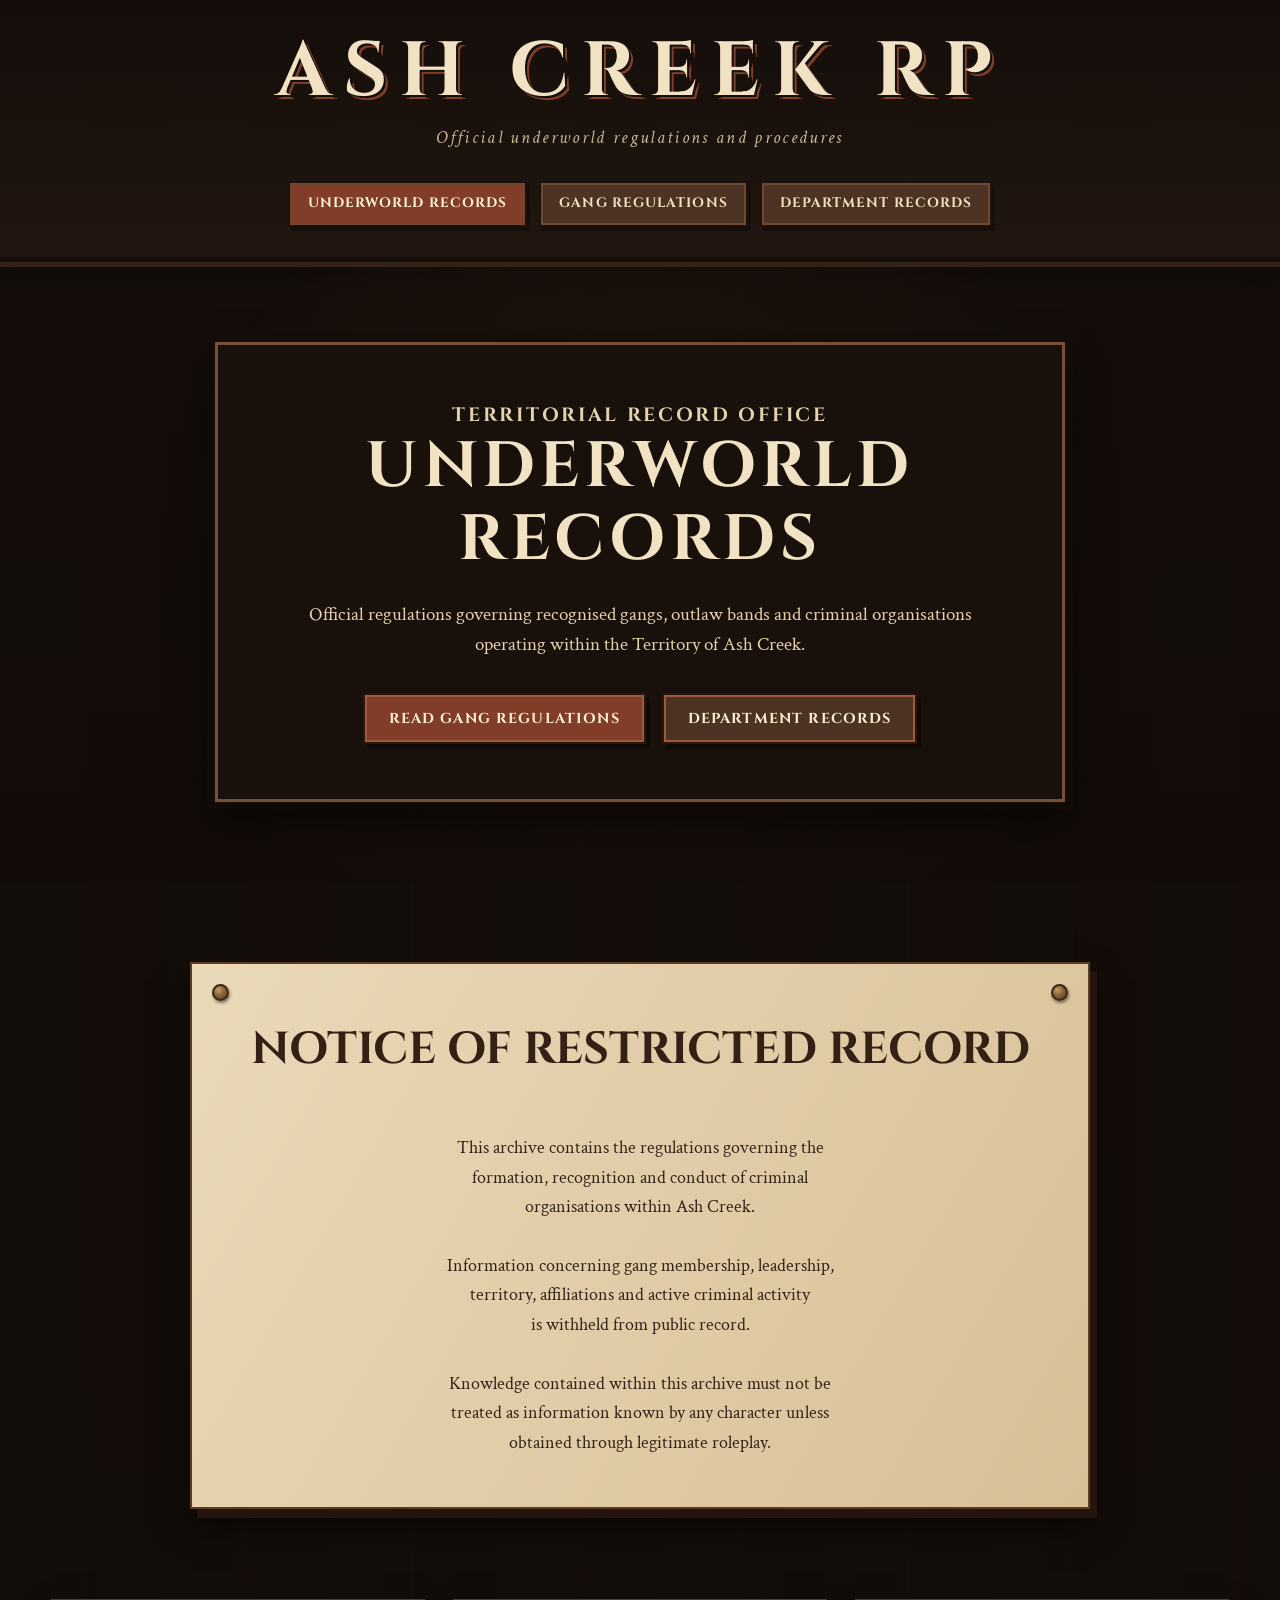
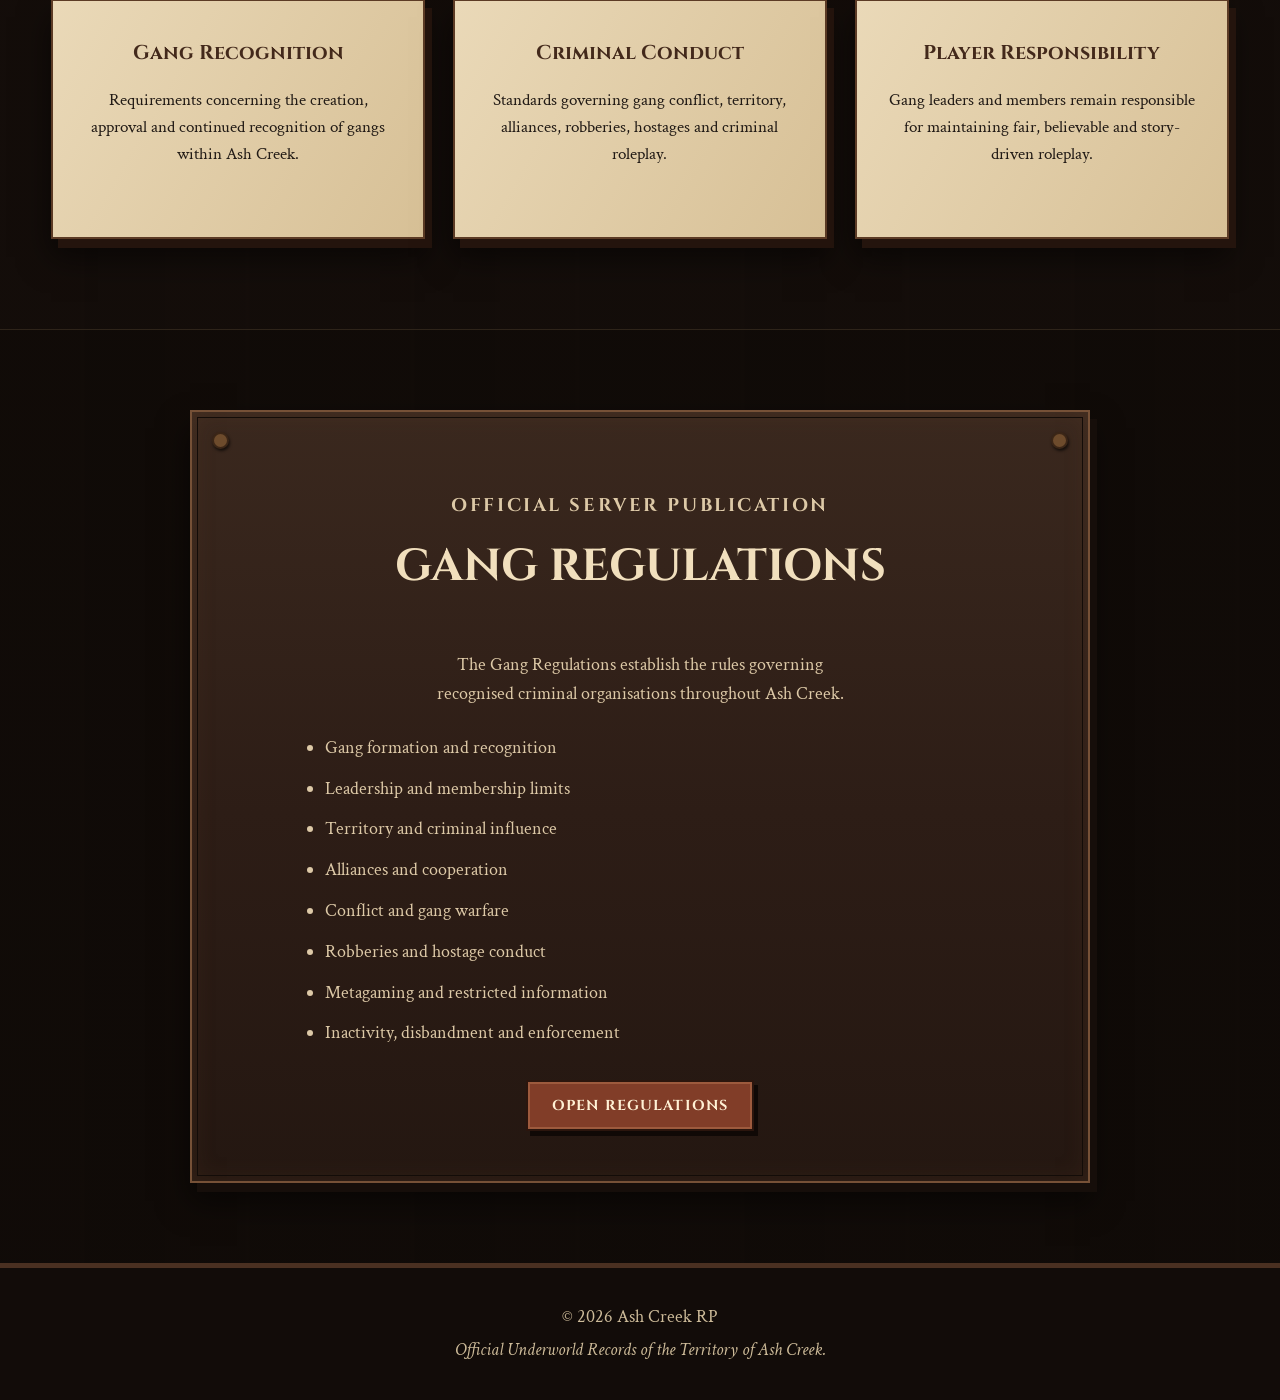
<file: index.html>
<!DOCTYPE html>
<html lang="en">
<head>
    <meta charset="UTF-8">

    <meta
        name="viewport"
        content="width=device-width, initial-scale=1.0"
    >

    <meta
        name="description"
        content="Official gang regulations and underworld records for Ash Creek RP."
    >

    <title>Ash Creek Underworld Records</title>

    <!-- Google Fonts -->
    <link
        href="https://fonts.googleapis.com/css2?family=Cinzel:wght@500;700&family=Crimson+Text:wght@400;600&display=swap"
        rel="stylesheet"
    >

    <!-- Stylesheet -->
    <link rel="stylesheet" href="style.css">
</head>

<body>

<header>

    <div class="logo">
        <h1>ASH CREEK RP</h1>

        <p>
            Official underworld regulations and procedures
        </p>
    </div>

    <nav aria-label="Underworld records navigation">

        <a href="index.html" class="active">
            Underworld Records
        </a>

        <a href="gang-rules.html">
            Gang Regulations
        </a>

        <!-- Replace this URL with your main records website -->
        <a href="https://YOUR-USERNAME.github.io/YOUR-REPOSITORY/">
            Department Records
        </a>

    </nav>

</header>

<main>

    <!-- Main introduction -->

    <section class="hero">

        <div class="hero-overlay">

            <p class="hero-eyebrow">
                Territorial Record Office
            </p>

            <h2>
                Underworld Records
            </h2>

            <p>
                Official regulations governing recognised gangs,
                outlaw bands and criminal organisations operating
                within the Territory of Ash Creek.
            </p>

            <div class="buttons">

                <a href="gang-rules.html" class="btn">
                    Read Gang Regulations
                </a>

                <a
                    href="https://YOUR-USERNAME.github.io/YOUR-REPOSITORY/"
                    class="btn secondary"
                >
                    Department Records
                </a>

            </div>

        </div>

    </section>

    <!-- Archive explanation -->

    <section class="welcome">

        <div class="paper">

            <h2>Notice of Restricted Record</h2>

            <p>
                This archive contains the regulations governing the
                formation, recognition and conduct of criminal
                organisations within Ash Creek.

                Information concerning gang membership, leadership,
                territory, affiliations and active criminal activity
                is withheld from public record.

                Knowledge contained within this archive must not be
                treated as information known by any character unless
                obtained through legitimate roleplay.
            </p>

        </div>

    </section>

    <!-- Main information cards -->

    <section class="features">

        <article class="card">

            <h3>Gang Recognition</h3>

            <p>
                Requirements concerning the creation, approval and
                continued recognition of gangs within Ash Creek.
            </p>

        </article>

        <article class="card">

            <h3>Criminal Conduct</h3>

            <p>
                Standards governing gang conflict, territory,
                alliances, robberies, hostages and criminal roleplay.
            </p>

        </article>

        <article class="card">

            <h3>Player Responsibility</h3>

            <p>
                Gang leaders and members remain responsible for
                maintaining fair, believable and story-driven roleplay.
            </p>

        </article>

    </section>

    <!-- Regulation publication -->

    <section class="notice">

        <div class="paper">

            <p class="notice-eyebrow">
                Official Server Publication
            </p>

            <h2>Gang Regulations</h2>

            <p>
                The Gang Regulations establish the rules governing
                recognised criminal organisations throughout Ash Creek.
            </p>

            <ul>
                <li>Gang formation and recognition</li>
                <li>Leadership and membership limits</li>
                <li>Territory and criminal influence</li>
                <li>Alliances and cooperation</li>
                <li>Conflict and gang warfare</li>
                <li>Robberies and hostage conduct</li>
                <li>Metagaming and restricted information</li>
                <li>Inactivity, disbandment and enforcement</li>
            </ul>

            <div class="buttons">

                <a href="gang-rules.html" class="btn">
                    Open Regulations
                </a>

            </div>

        </div>

    </section>

</main>

<footer>

    <p>
        &copy; 2026 Ash Creek RP
    </p>

    <p>
        Official Underworld Records of the Territory of Ash Creek.
    </p>

</footer>

</body>
</html>
</file>
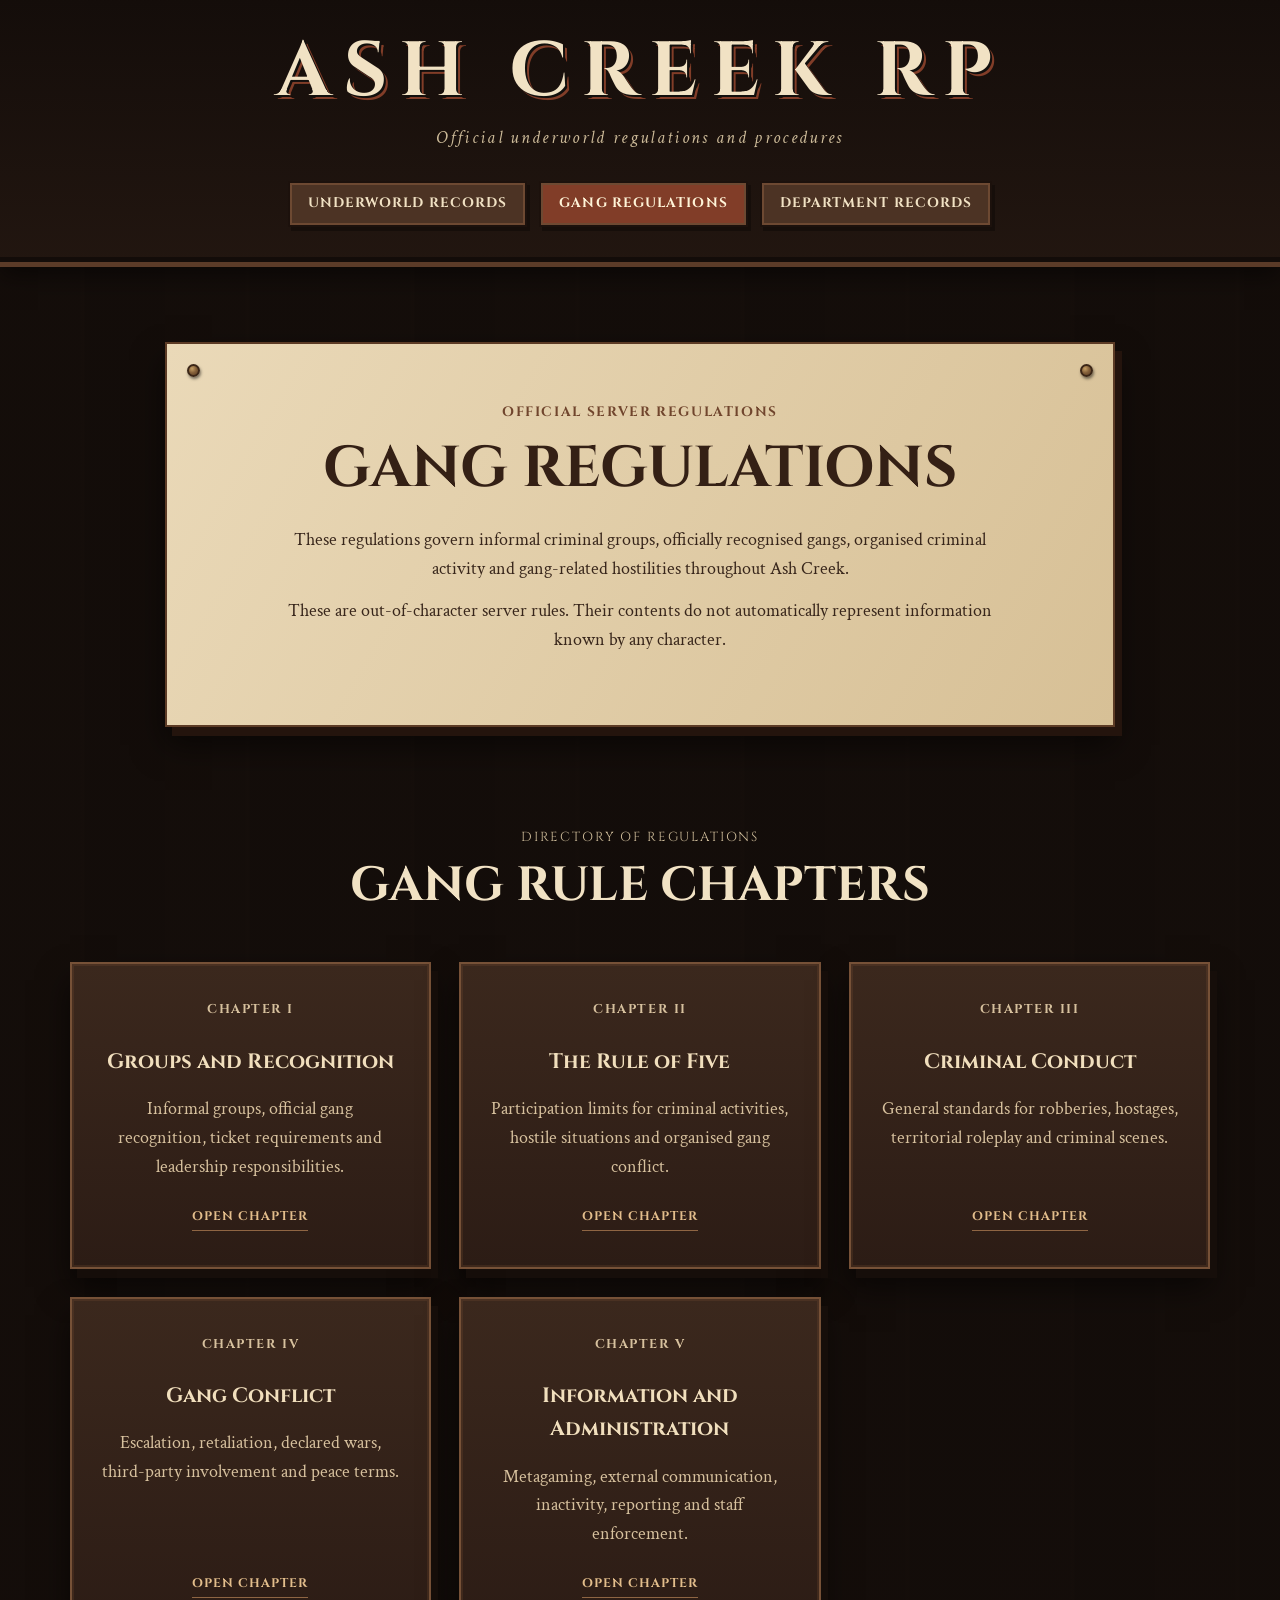
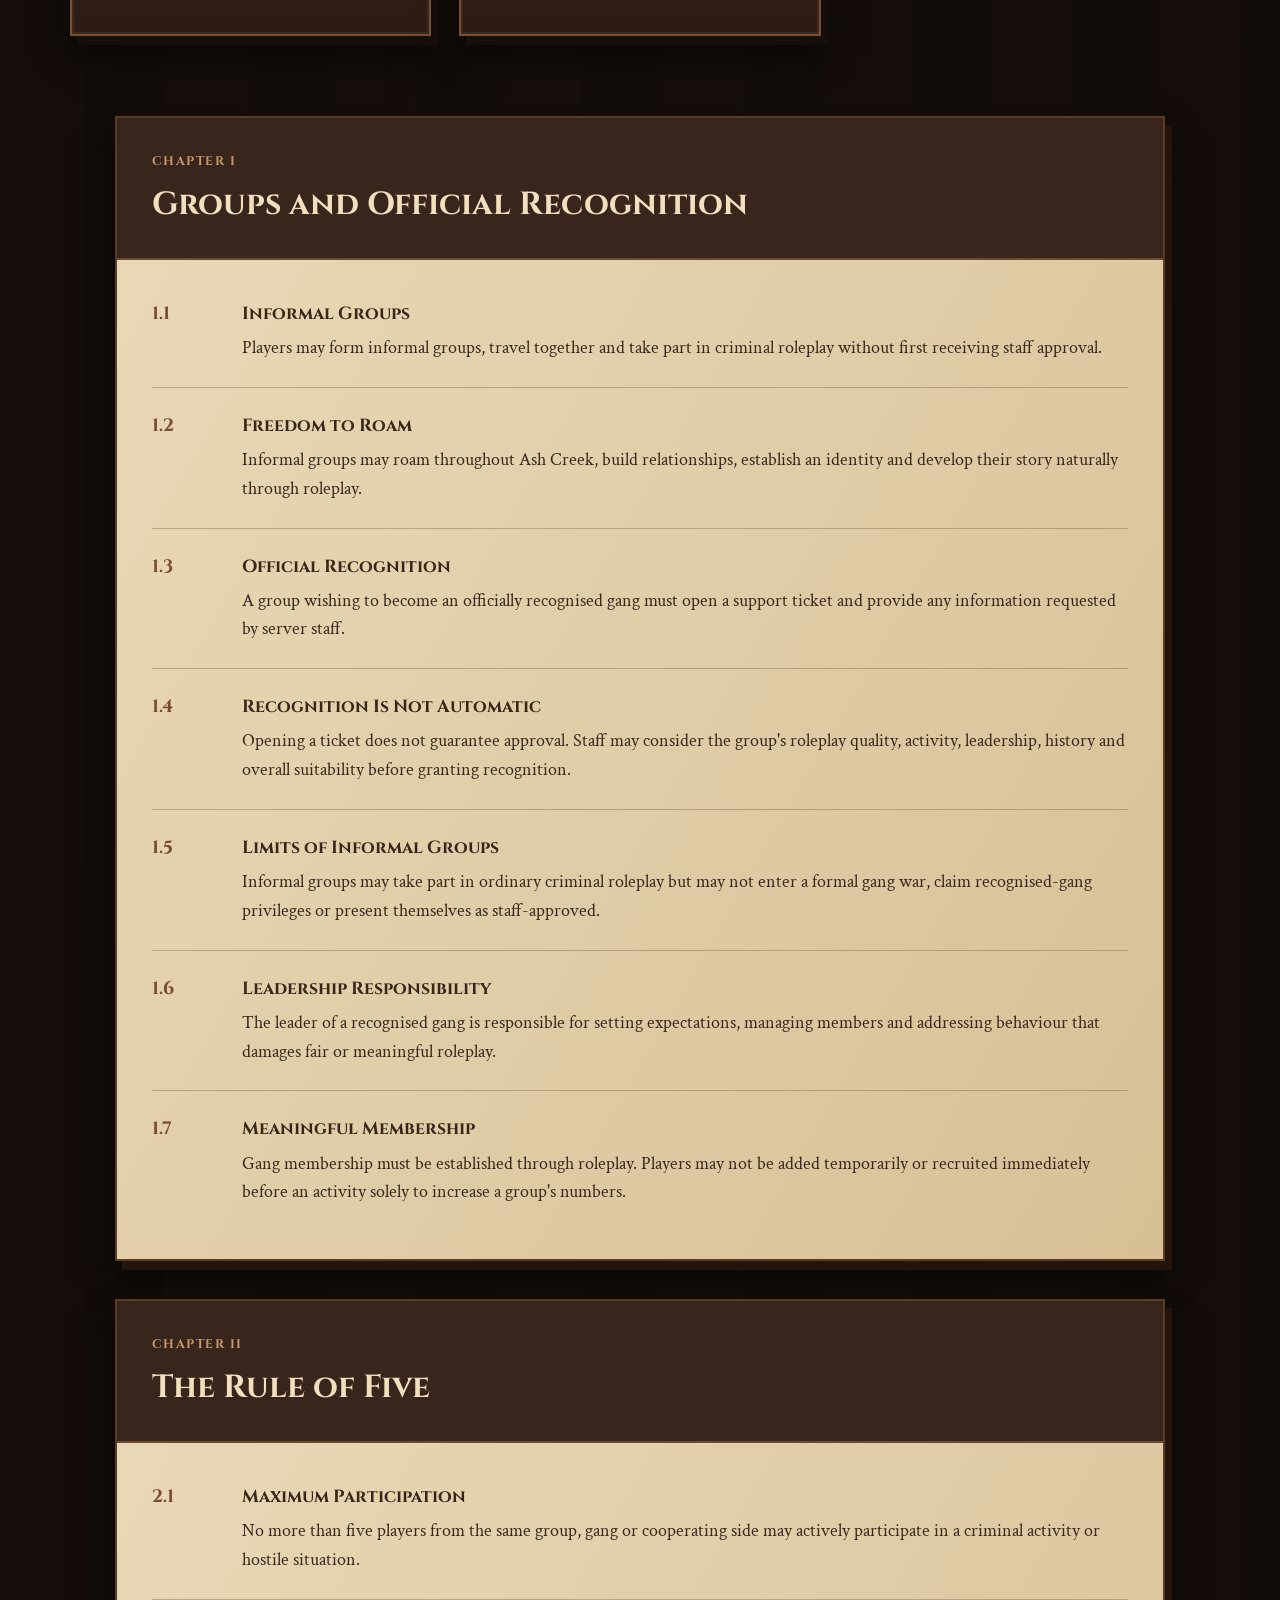
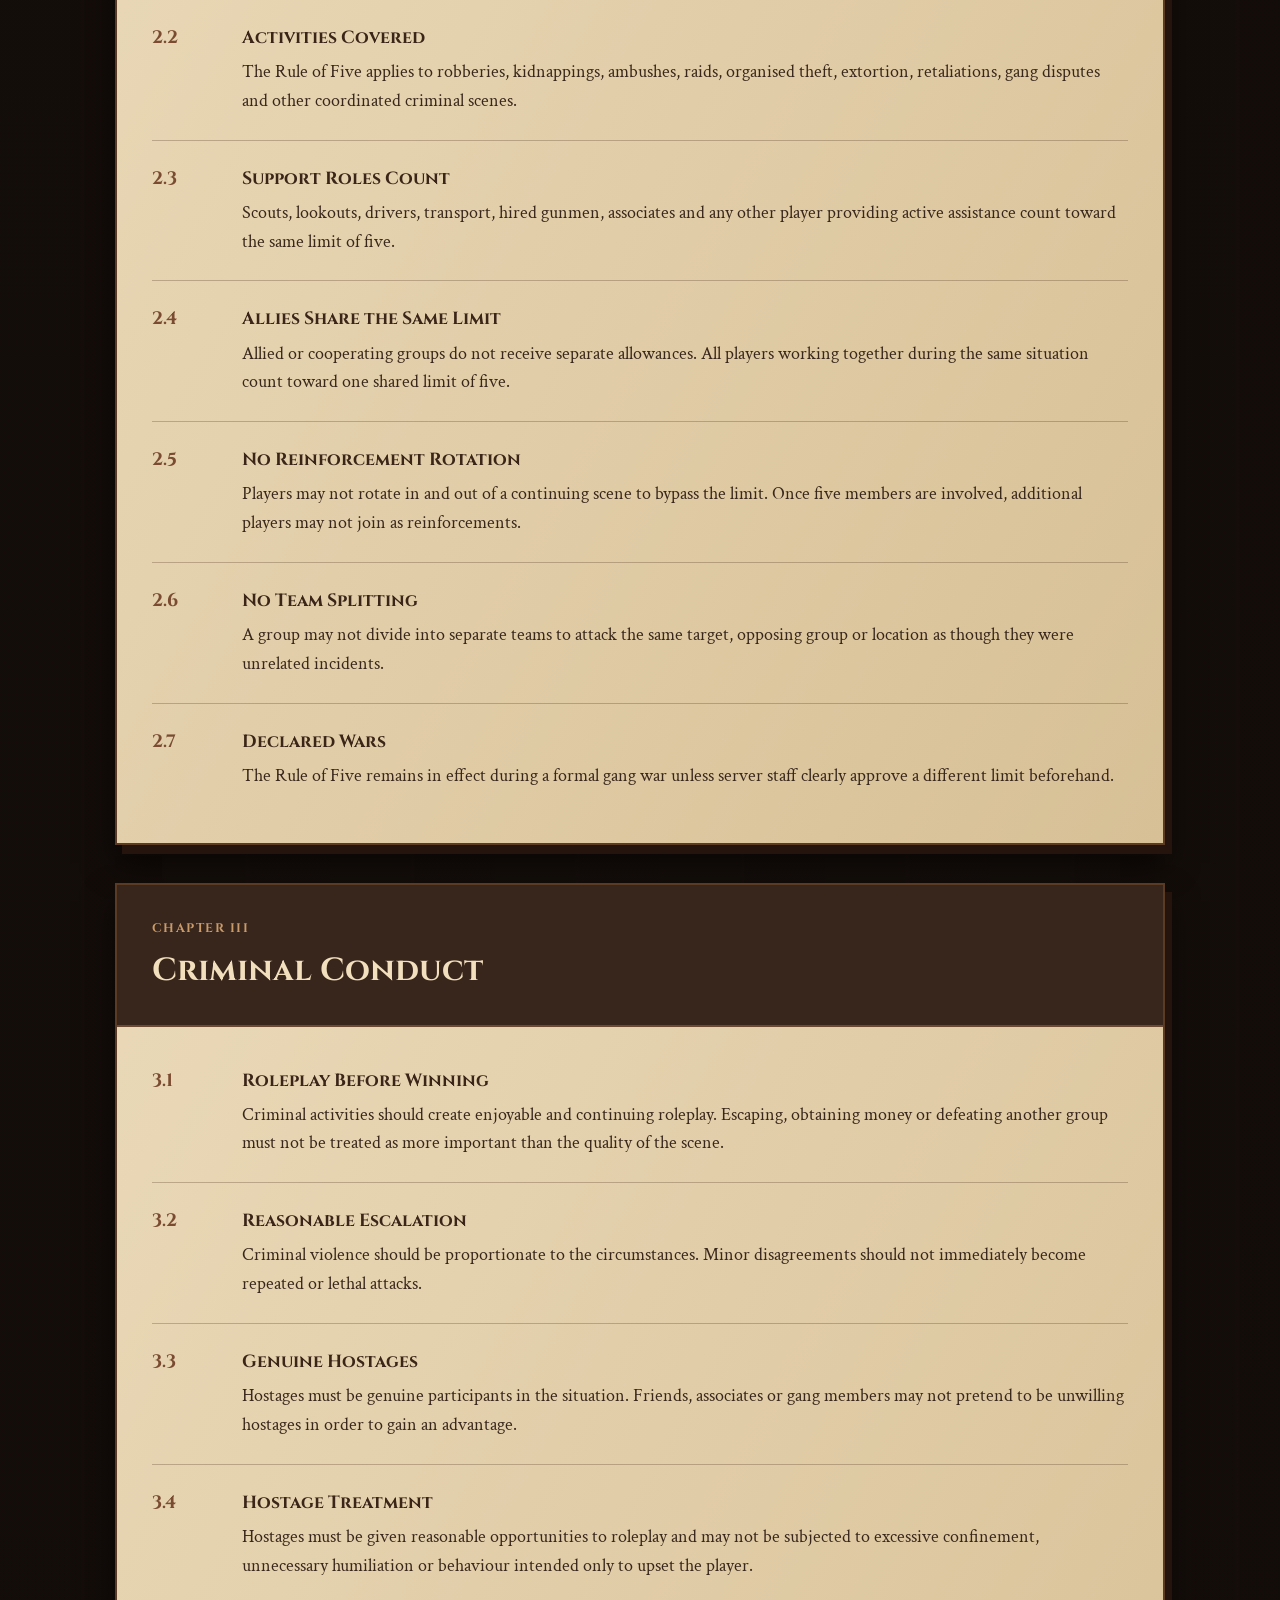
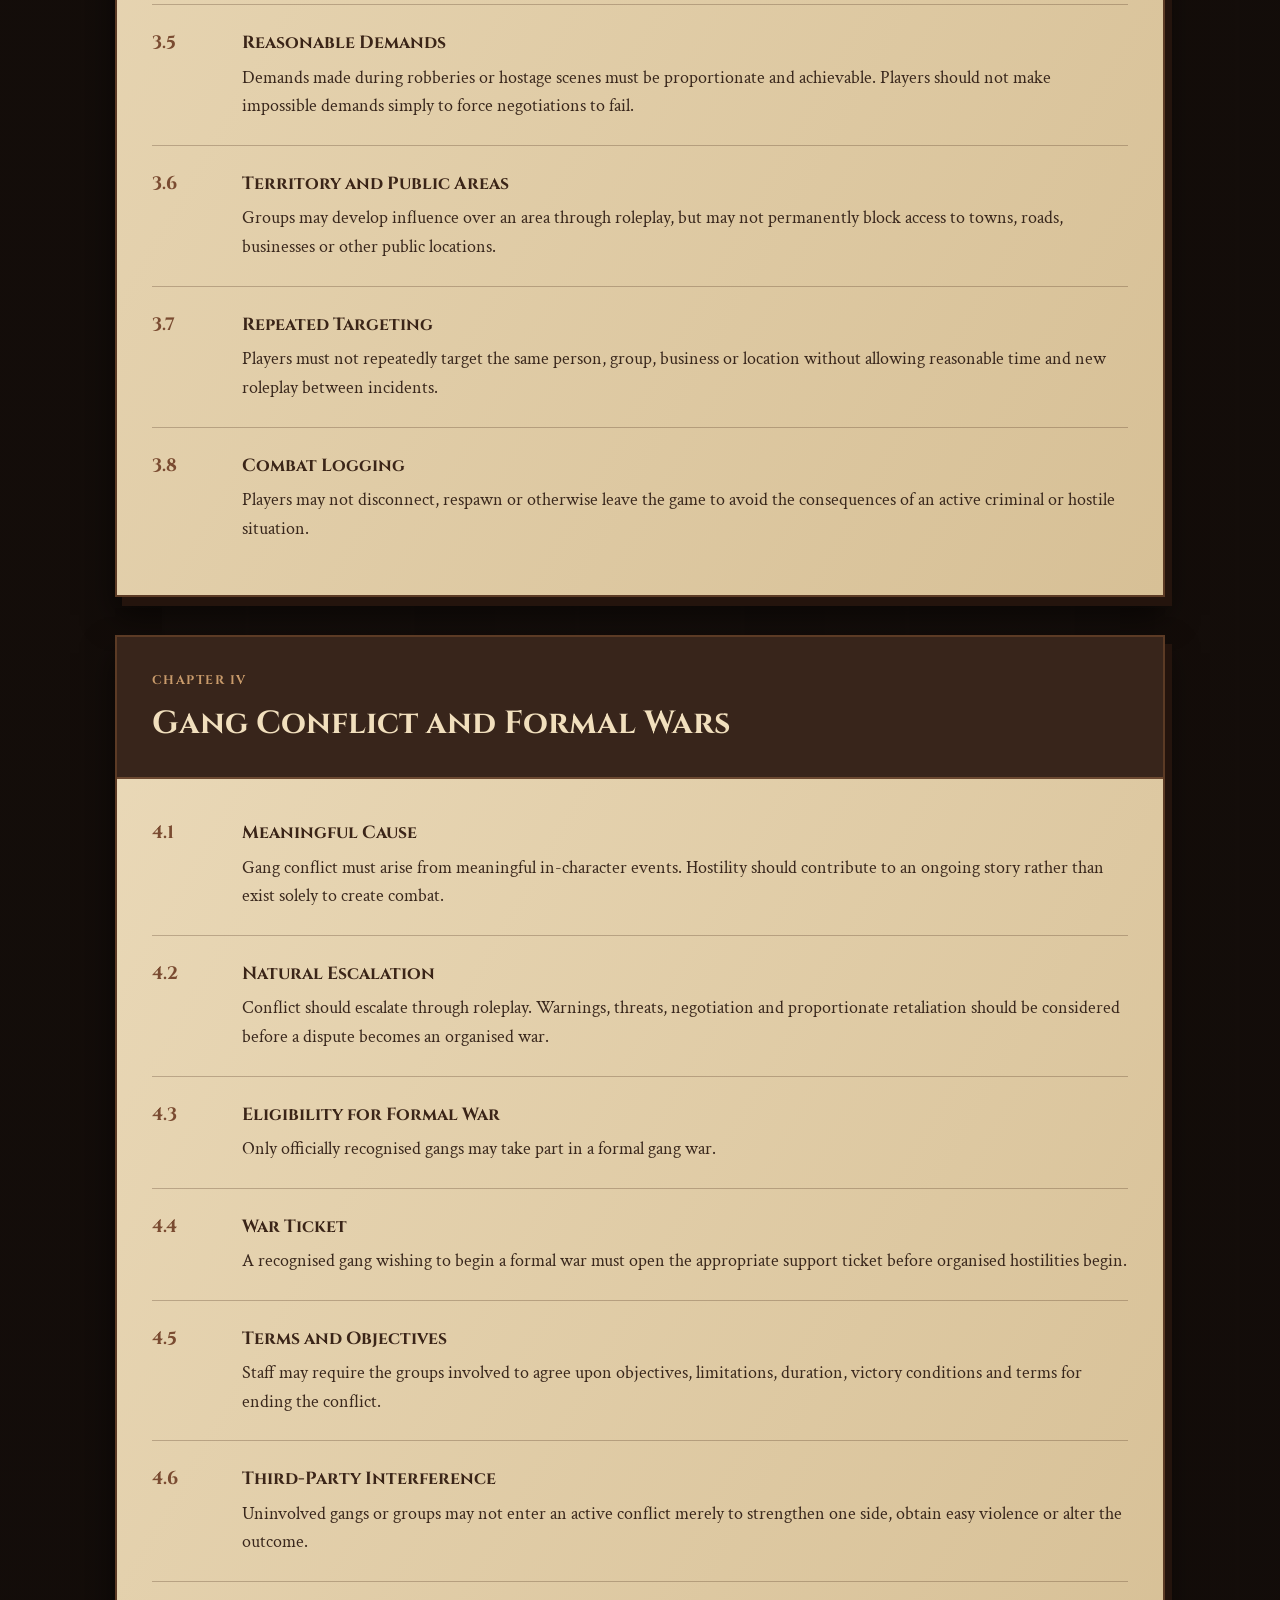
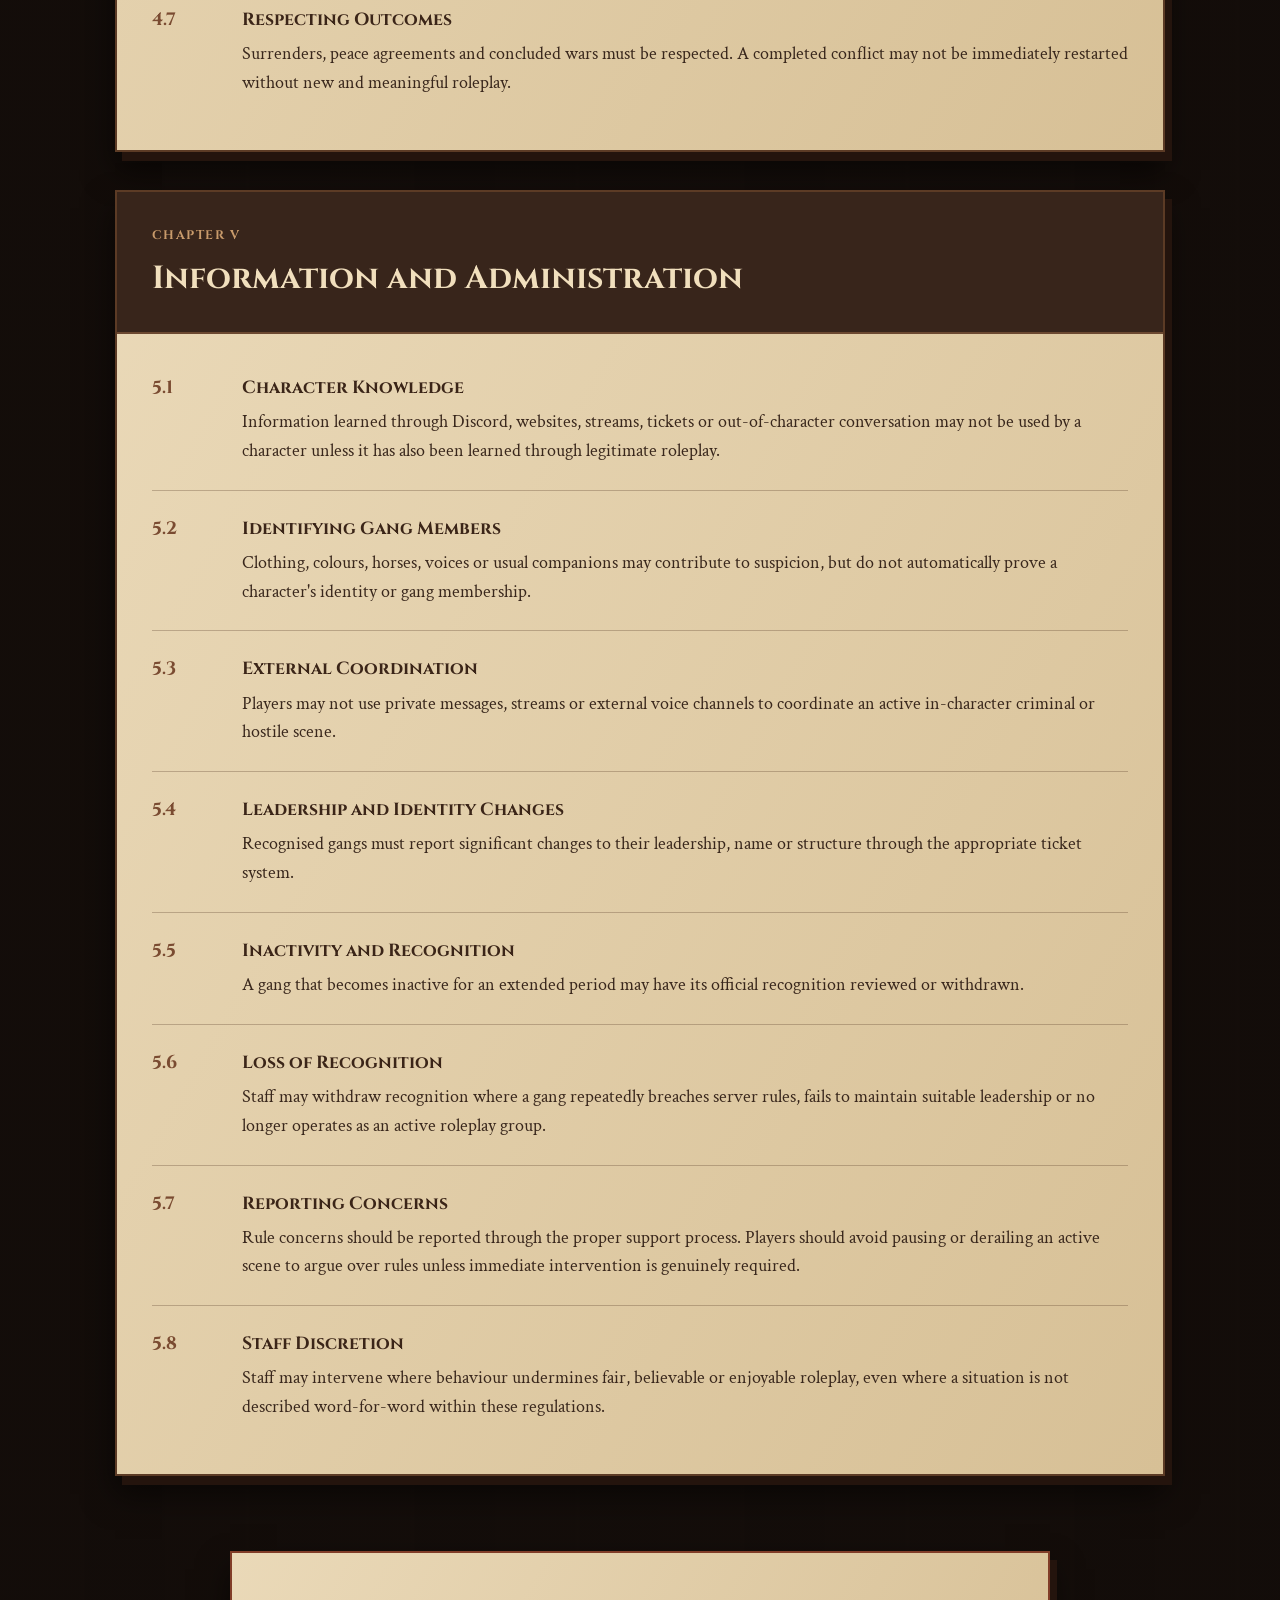
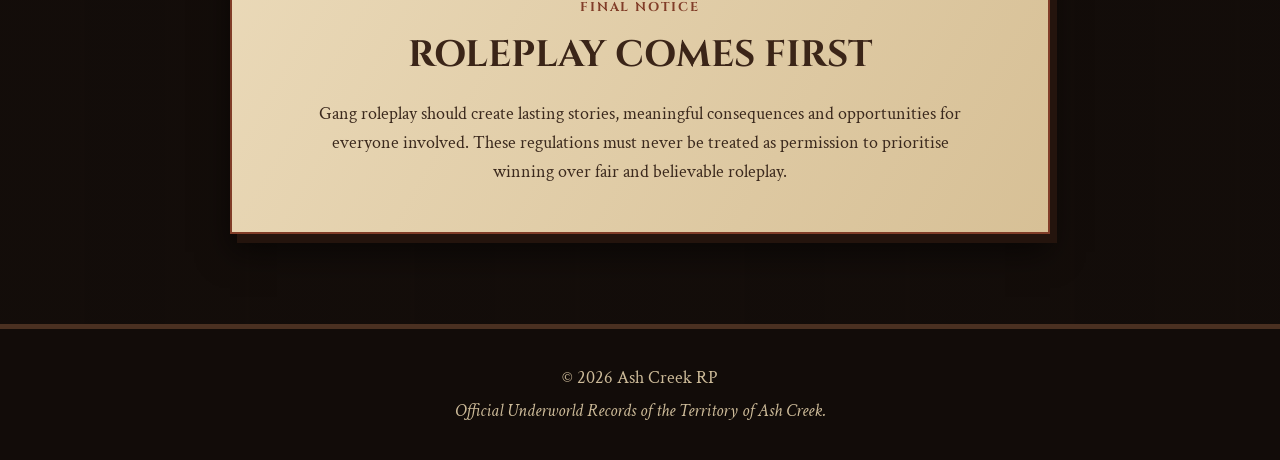
<file: gang-rules.html>
<!DOCTYPE html>
<html lang="en">
<head>
    <meta charset="UTF-8">

    <meta
        name="viewport"
        content="width=device-width, initial-scale=1.0"
    >

    <meta
        name="description"
        content="Official gang regulations for Ash Creek RP."
    >

    <title>Ash Creek RP | Gang Regulations</title>

    <!-- Google Fonts -->
    <link
        href="https://fonts.googleapis.com/css2?family=Cinzel:wght@500;700&family=Crimson+Text:wght@400;600&display=swap"
        rel="stylesheet"
    >

    <!-- Stylesheet -->
    <link rel="stylesheet" href="style.css">
</head>

<body>

<header>

    <div class="logo">

        <h1>ASH CREEK RP</h1>

        <p>
            Official underworld regulations and procedures
        </p>

    </div>

    <nav aria-label="Underworld records navigation">

        <a href="index.html">
            Underworld Records
        </a>

        <a href="gang-rules.html" class="active">
            Gang Regulations
        </a>

        <!-- Replace this link with your main records website -->
        <a href="https://YOUR-USERNAME.github.io/YOUR-REPOSITORY/">
            Department Records
        </a>

    </nav>

</header>

<main class="rules-page">

    <!-- Page introduction -->

    <section class="rules-intro">

        <div class="rules-title-paper">

            <span class="paper-pin paper-pin-left"></span>
            <span class="paper-pin paper-pin-right"></span>

            <p class="rules-eyebrow">
                Official Server Regulations
            </p>

            <h2>Gang Regulations</h2>

            <p>
                These regulations govern informal criminal groups,
                officially recognised gangs, organised criminal activity
                and gang-related hostilities throughout Ash Creek.
            </p>

            <p>
                These are out-of-character server rules. Their contents
                do not automatically represent information known by
                any character.
            </p>

        </div>

    </section>

    <!-- Chapter directory -->

    <section class="rules-directory">

        <div class="section-heading">

            <p>Directory of Regulations</p>

            <h2>Gang Rule Chapters</h2>

        </div>

        <div class="rules-grid">

            <article class="rule-board">

                <p class="rule-number">Chapter I</p>

                <h3>Groups and Recognition</h3>

                <p>
                    Informal groups, official gang recognition,
                    ticket requirements and leadership responsibilities.
                </p>

                <a href="#recognition" class="rule-link">
                    Open Chapter
                </a>

            </article>

            <article class="rule-board">

                <p class="rule-number">Chapter II</p>

                <h3>The Rule of Five</h3>

                <p>
                    Participation limits for criminal activities,
                    hostile situations and organised gang conflict.
                </p>

                <a href="#rule-of-five" class="rule-link">
                    Open Chapter
                </a>

            </article>

            <article class="rule-board">

                <p class="rule-number">Chapter III</p>

                <h3>Criminal Conduct</h3>

                <p>
                    General standards for robberies, hostages,
                    territorial roleplay and criminal scenes.
                </p>

                <a href="#criminal-conduct" class="rule-link">
                    Open Chapter
                </a>

            </article>

            <article class="rule-board">

                <p class="rule-number">Chapter IV</p>

                <h3>Gang Conflict</h3>

                <p>
                    Escalation, retaliation, declared wars,
                    third-party involvement and peace terms.
                </p>

                <a href="#gang-conflict" class="rule-link">
                    Open Chapter
                </a>

            </article>

            <article class="rule-board">

                <p class="rule-number">Chapter V</p>

                <h3>Information and Administration</h3>

                <p>
                    Metagaming, external communication, inactivity,
                    reporting and staff enforcement.
                </p>

                <a href="#administration" class="rule-link">
                    Open Chapter
                </a>

            </article>

        </div>

    </section>

    <!-- Full regulations -->

    <section class="rules-content">

        <!-- Chapter I -->

        <article class="rule-chapter" id="recognition">

            <div class="rule-chapter-heading">

                <span>Chapter I</span>

                <h2>Groups and Official Recognition</h2>

            </div>

            <div class="rule-list">

                <div class="rule-entry">

                    <div class="rule-entry-number">1.1</div>

                    <div>

                        <h3>Informal Groups</h3>

                        <p>
                            Players may form informal groups, travel together
                            and take part in criminal roleplay without first
                            receiving staff approval.
                        </p>

                    </div>

                </div>

                <div class="rule-entry">

                    <div class="rule-entry-number">1.2</div>

                    <div>

                        <h3>Freedom to Roam</h3>

                        <p>
                            Informal groups may roam throughout Ash Creek,
                            build relationships, establish an identity and
                            develop their story naturally through roleplay.
                        </p>

                    </div>

                </div>

                <div class="rule-entry">

                    <div class="rule-entry-number">1.3</div>

                    <div>

                        <h3>Official Recognition</h3>

                        <p>
                            A group wishing to become an officially recognised
                            gang must open a support ticket and provide any
                            information requested by server staff.
                        </p>

                    </div>

                </div>

                <div class="rule-entry">

                    <div class="rule-entry-number">1.4</div>

                    <div>

                        <h3>Recognition Is Not Automatic</h3>

                        <p>
                            Opening a ticket does not guarantee approval.
                            Staff may consider the group's roleplay quality,
                            activity, leadership, history and overall
                            suitability before granting recognition.
                        </p>

                    </div>

                </div>

                <div class="rule-entry">

                    <div class="rule-entry-number">1.5</div>

                    <div>

                        <h3>Limits of Informal Groups</h3>

                        <p>
                            Informal groups may take part in ordinary criminal
                            roleplay but may not enter a formal gang war,
                            claim recognised-gang privileges or present
                            themselves as staff-approved.
                        </p>

                    </div>

                </div>

                <div class="rule-entry">

                    <div class="rule-entry-number">1.6</div>

                    <div>

                        <h3>Leadership Responsibility</h3>

                        <p>
                            The leader of a recognised gang is responsible
                            for setting expectations, managing members and
                            addressing behaviour that damages fair or
                            meaningful roleplay.
                        </p>

                    </div>

                </div>

                <div class="rule-entry">

                    <div class="rule-entry-number">1.7</div>

                    <div>

                        <h3>Meaningful Membership</h3>

                        <p>
                            Gang membership must be established through
                            roleplay. Players may not be added temporarily
                            or recruited immediately before an activity
                            solely to increase a group's numbers.
                        </p>

                    </div>

                </div>

            </div>

        </article>

        <!-- Chapter II -->

        <article class="rule-chapter" id="rule-of-five">

            <div class="rule-chapter-heading">

                <span>Chapter II</span>

                <h2>The Rule of Five</h2>

            </div>

            <div class="rule-list">

                <div class="rule-entry">

                    <div class="rule-entry-number">2.1</div>

                    <div>

                        <h3>Maximum Participation</h3>

                        <p>
                            No more than five players from the same group,
                            gang or cooperating side may actively participate
                            in a criminal activity or hostile situation.
                        </p>

                    </div>

                </div>

                <div class="rule-entry">

                    <div class="rule-entry-number">2.2</div>

                    <div>

                        <h3>Activities Covered</h3>

                        <p>
                            The Rule of Five applies to robberies,
                            kidnappings, ambushes, raids, organised theft,
                            extortion, retaliations, gang disputes and
                            other coordinated criminal scenes.
                        </p>

                    </div>

                </div>

                <div class="rule-entry">

                    <div class="rule-entry-number">2.3</div>

                    <div>

                        <h3>Support Roles Count</h3>

                        <p>
                            Scouts, lookouts, drivers, transport,
                            hired gunmen, associates and any other player
                            providing active assistance count toward
                            the same limit of five.
                        </p>

                    </div>

                </div>

                <div class="rule-entry">

                    <div class="rule-entry-number">2.4</div>

                    <div>

                        <h3>Allies Share the Same Limit</h3>

                        <p>
                            Allied or cooperating groups do not receive
                            separate allowances. All players working together
                            during the same situation count toward one
                            shared limit of five.
                        </p>

                    </div>

                </div>

                <div class="rule-entry">

                    <div class="rule-entry-number">2.5</div>

                    <div>

                        <h3>No Reinforcement Rotation</h3>

                        <p>
                            Players may not rotate in and out of a continuing
                            scene to bypass the limit. Once five members
                            are involved, additional players may not join
                            as reinforcements.
                        </p>

                    </div>

                </div>

                <div class="rule-entry">

                    <div class="rule-entry-number">2.6</div>

                    <div>

                        <h3>No Team Splitting</h3>

                        <p>
                            A group may not divide into separate teams
                            to attack the same target, opposing group or
                            location as though they were unrelated incidents.
                        </p>

                    </div>

                </div>

                <div class="rule-entry">

                    <div class="rule-entry-number">2.7</div>

                    <div>

                        <h3>Declared Wars</h3>

                        <p>
                            The Rule of Five remains in effect during a
                            formal gang war unless server staff clearly
                            approve a different limit beforehand.
                        </p>

                    </div>

                </div>

            </div>

        </article>

        <!-- Chapter III -->

        <article class="rule-chapter" id="criminal-conduct">

            <div class="rule-chapter-heading">

                <span>Chapter III</span>

                <h2>Criminal Conduct</h2>

            </div>

            <div class="rule-list">

                <div class="rule-entry">

                    <div class="rule-entry-number">3.1</div>

                    <div>

                        <h3>Roleplay Before Winning</h3>

                        <p>
                            Criminal activities should create enjoyable and
                            continuing roleplay. Escaping, obtaining money
                            or defeating another group must not be treated
                            as more important than the quality of the scene.
                        </p>

                    </div>

                </div>

                <div class="rule-entry">

                    <div class="rule-entry-number">3.2</div>

                    <div>

                        <h3>Reasonable Escalation</h3>

                        <p>
                            Criminal violence should be proportionate to
                            the circumstances. Minor disagreements should
                            not immediately become repeated or lethal attacks.
                        </p>

                    </div>

                </div>

                <div class="rule-entry">

                    <div class="rule-entry-number">3.3</div>

                    <div>

                        <h3>Genuine Hostages</h3>

                        <p>
                            Hostages must be genuine participants in the
                            situation. Friends, associates or gang members
                            may not pretend to be unwilling hostages in
                            order to gain an advantage.
                        </p>

                    </div>

                </div>

                <div class="rule-entry">

                    <div class="rule-entry-number">3.4</div>

                    <div>

                        <h3>Hostage Treatment</h3>

                        <p>
                            Hostages must be given reasonable opportunities
                            to roleplay and may not be subjected to excessive
                            confinement, unnecessary humiliation or behaviour
                            intended only to upset the player.
                        </p>

                    </div>

                </div>

                <div class="rule-entry">

                    <div class="rule-entry-number">3.5</div>

                    <div>

                        <h3>Reasonable Demands</h3>

                        <p>
                            Demands made during robberies or hostage scenes
                            must be proportionate and achievable. Players
                            should not make impossible demands simply to
                            force negotiations to fail.
                        </p>

                    </div>

                </div>

                <div class="rule-entry">

                    <div class="rule-entry-number">3.6</div>

                    <div>

                        <h3>Territory and Public Areas</h3>

                        <p>
                            Groups may develop influence over an area through
                            roleplay, but may not permanently block access
                            to towns, roads, businesses or other public
                            locations.
                        </p>

                    </div>

                </div>

                <div class="rule-entry">

                    <div class="rule-entry-number">3.7</div>

                    <div>

                        <h3>Repeated Targeting</h3>

                        <p>
                            Players must not repeatedly target the same
                            person, group, business or location without
                            allowing reasonable time and new roleplay
                            between incidents.
                        </p>

                    </div>

                </div>

                <div class="rule-entry">

                    <div class="rule-entry-number">3.8</div>

                    <div>

                        <h3>Combat Logging</h3>

                        <p>
                            Players may not disconnect, respawn or otherwise
                            leave the game to avoid the consequences of an
                            active criminal or hostile situation.
                        </p>

                    </div>

                </div>

            </div>

        </article>

        <!-- Chapter IV -->

        <article class="rule-chapter" id="gang-conflict">

            <div class="rule-chapter-heading">

                <span>Chapter IV</span>

                <h2>Gang Conflict and Formal Wars</h2>

            </div>

            <div class="rule-list">

                <div class="rule-entry">

                    <div class="rule-entry-number">4.1</div>

                    <div>

                        <h3>Meaningful Cause</h3>

                        <p>
                            Gang conflict must arise from meaningful
                            in-character events. Hostility should contribute
                            to an ongoing story rather than exist solely
                            to create combat.
                        </p>

                    </div>

                </div>

                <div class="rule-entry">

                    <div class="rule-entry-number">4.2</div>

                    <div>

                        <h3>Natural Escalation</h3>

                        <p>
                            Conflict should escalate through roleplay.
                            Warnings, threats, negotiation and proportionate
                            retaliation should be considered before a dispute
                            becomes an organised war.
                        </p>

                    </div>

                </div>

                <div class="rule-entry">

                    <div class="rule-entry-number">4.3</div>

                    <div>

                        <h3>Eligibility for Formal War</h3>

                        <p>
                            Only officially recognised gangs may take part
                            in a formal gang war.
                        </p>

                    </div>

                </div>

                <div class="rule-entry">

                    <div class="rule-entry-number">4.4</div>

                    <div>

                        <h3>War Ticket</h3>

                        <p>
                            A recognised gang wishing to begin a formal war
                            must open the appropriate support ticket before
                            organised hostilities begin.
                        </p>

                    </div>

                </div>

                <div class="rule-entry">

                    <div class="rule-entry-number">4.5</div>

                    <div>

                        <h3>Terms and Objectives</h3>

                        <p>
                            Staff may require the groups involved to agree
                            upon objectives, limitations, duration, victory
                            conditions and terms for ending the conflict.
                        </p>

                    </div>

                </div>

                <div class="rule-entry">

                    <div class="rule-entry-number">4.6</div>

                    <div>

                        <h3>Third-Party Interference</h3>

                        <p>
                            Uninvolved gangs or groups may not enter an
                            active conflict merely to strengthen one side,
                            obtain easy violence or alter the outcome.
                        </p>

                    </div>

                </div>

                <div class="rule-entry">

                    <div class="rule-entry-number">4.7</div>

                    <div>

                        <h3>Respecting Outcomes</h3>

                        <p>
                            Surrenders, peace agreements and concluded wars
                            must be respected. A completed conflict may not
                            be immediately restarted without new and
                            meaningful roleplay.
                        </p>

                    </div>

                </div>

            </div>

        </article>

        <!-- Chapter V -->

        <article class="rule-chapter" id="administration">

            <div class="rule-chapter-heading">

                <span>Chapter V</span>

                <h2>Information and Administration</h2>

            </div>

            <div class="rule-list">

                <div class="rule-entry">

                    <div class="rule-entry-number">5.1</div>

                    <div>

                        <h3>Character Knowledge</h3>

                        <p>
                            Information learned through Discord, websites,
                            streams, tickets or out-of-character conversation
                            may not be used by a character unless it has
                            also been learned through legitimate roleplay.
                        </p>

                    </div>

                </div>

                <div class="rule-entry">

                    <div class="rule-entry-number">5.2</div>

                    <div>

                        <h3>Identifying Gang Members</h3>

                        <p>
                            Clothing, colours, horses, voices or usual
                            companions may contribute to suspicion, but do
                            not automatically prove a character's identity
                            or gang membership.
                        </p>

                    </div>

                </div>

                <div class="rule-entry">

                    <div class="rule-entry-number">5.3</div>

                    <div>

                        <h3>External Coordination</h3>

                        <p>
                            Players may not use private messages, streams
                            or external voice channels to coordinate an
                            active in-character criminal or hostile scene.
                        </p>

                    </div>

                </div>

                <div class="rule-entry">

                    <div class="rule-entry-number">5.4</div>

                    <div>

                        <h3>Leadership and Identity Changes</h3>

                        <p>
                            Recognised gangs must report significant changes
                            to their leadership, name or structure through
                            the appropriate ticket system.
                        </p>

                    </div>

                </div>

                <div class="rule-entry">

                    <div class="rule-entry-number">5.5</div>

                    <div>

                        <h3>Inactivity and Recognition</h3>

                        <p>
                            A gang that becomes inactive for an extended
                            period may have its official recognition reviewed
                            or withdrawn.
                        </p>

                    </div>

                </div>

                <div class="rule-entry">

                    <div class="rule-entry-number">5.6</div>

                    <div>

                        <h3>Loss of Recognition</h3>

                        <p>
                            Staff may withdraw recognition where a gang
                            repeatedly breaches server rules, fails to
                            maintain suitable leadership or no longer
                            operates as an active roleplay group.
                        </p>

                    </div>

                </div>

                <div class="rule-entry">

                    <div class="rule-entry-number">5.7</div>

                    <div>

                        <h3>Reporting Concerns</h3>

                        <p>
                            Rule concerns should be reported through the
                            proper support process. Players should avoid
                            pausing or derailing an active scene to argue
                            over rules unless immediate intervention is
                            genuinely required.
                        </p>

                    </div>

                </div>

                <div class="rule-entry">

                    <div class="rule-entry-number">5.8</div>

                    <div>

                        <h3>Staff Discretion</h3>

                        <p>
                            Staff may intervene where behaviour undermines
                            fair, believable or enjoyable roleplay, even
                            where a situation is not described word-for-word
                            within these regulations.
                        </p>

                    </div>

                </div>

            </div>

        </article>

    </section>

    <!-- Final notice -->

    <section class="rules-warning">

        <div class="rules-warning-paper">

            <p class="rules-warning-label">
                Final Notice
            </p>

            <h2>Roleplay Comes First</h2>

            <p>
                Gang roleplay should create lasting stories, meaningful
                consequences and opportunities for everyone involved.
                These regulations must never be treated as permission
                to prioritise winning over fair and believable roleplay.
            </p>

        </div>

    </section>

</main>

<footer>

    <p>
        &copy; 2026 Ash Creek RP
    </p>

    <p>
        Official Underworld Records of the Territory of Ash Creek.
    </p>

</footer>

</body>
</html>
</file>
<file: style.css>
/* ------------------------------
   Ash Creek RP — Global Styling
------------------------------ */

:root {
    --ink: #211a15;
    --black: #110f0d;
    --dark-wood: #241914;
    --wood: #4c3324;
    --light-wood: #765137;
    --leather: #633b27;
    --rust: #813d28;

    --paper: #d7c096;
    --paper-light: #ead9b8;
    --paper-dark: #b99868;

    --cream: #f1e2c4;
    --muted-cream: #cdbb99;
    --border: #301d14;
    --shadow: rgba(0, 0, 0, 0.55);
}

/* ------------------------------
   Reset
------------------------------ */

* {
    box-sizing: border-box;
    margin: 0;
    padding: 0;
}

html {
    scroll-behavior: smooth;
}

body {
    min-height: 100vh;
    color: var(--cream);

    /* Original brown background kept unchanged */
    background:
        linear-gradient(
            rgba(18, 12, 9, 0.9),
            rgba(18, 12, 9, 0.94)
        ),
        repeating-linear-gradient(
            90deg,
            #251812 0,
            #251812 80px,
            #2e1e16 81px,
            #2e1e16 84px,
            #1d130f 85px,
            #1d130f 165px
        );

    font-family: "Crimson Text", Georgia, serif;
    font-size: 18px;
    line-height: 1.6;
}

/* ------------------------------
   Header
------------------------------ */

header {
    width: 100%;
    padding: 30px 8%;
    text-align: center;

    background:
        linear-gradient(
            rgba(20, 13, 10, 0.92),
            rgba(34, 22, 16, 0.96)
        );

    border-bottom: 5px solid #130c09;

    box-shadow:
        0 5px 0 #5b3b28,
        0 12px 24px var(--shadow);
}

.logo h1 {
    color: var(--cream);

    font-family: "Cinzel", Georgia, serif;
    font-size: clamp(2.3rem, 6vw, 5rem);
    line-height: 1.1;
    letter-spacing: 0.16em;
    text-transform: uppercase;

    text-shadow:
        2px 2px 0 var(--black),
        4px 4px 0 var(--rust);
}

.logo p {
    margin-top: 10px;
    color: var(--muted-cream);
    font-style: italic;
    letter-spacing: 0.13em;
}

/* ------------------------------
   Navigation
------------------------------ */

nav {
    display: flex;
    justify-content: center;
    flex-wrap: wrap;
    gap: 12px;
    margin-top: 28px;
}

nav a {
    min-width: 120px;
    padding: 10px 18px;

    color: var(--cream);
    background: var(--wood);

    border: 2px solid #1c110c;

    box-shadow:
        inset 0 0 0 2px #6d4932,
        3px 4px 0 #160e0a;

    font-family: "Cinzel", Georgia, serif;
    font-size: 0.85rem;
    font-weight: 700;
    letter-spacing: 0.08em;
    text-decoration: none;
    text-transform: uppercase;

    transition:
        transform 150ms ease,
        background-color 150ms ease;
}

nav a:hover,
nav a:focus-visible {
    background: var(--light-wood);
    transform: translateY(-2px);
}

nav a.active {
    color: #fff4d8;
    background: var(--rust);
}

/* ------------------------------
   Hero
------------------------------ */

.hero {
    min-height: 620px;
    display: grid;
    place-items: center;
    padding: 70px 20px;
    position: relative;
    text-align: center;

    background:
        linear-gradient(
            rgba(20, 13, 9, 0.55),
            rgba(18, 11, 8, 0.88)
        ),
        radial-gradient(
            circle at center,
            rgba(130, 82, 45, 0.25),
            transparent 65%
        );
}

.hero-overlay {
    width: min(850px, 92%);
    padding: 55px 50px;

    background: rgba(27, 17, 12, 0.88);

    border: 3px solid #765137;
    outline: 1px solid #130c08;

    box-shadow:
        0 0 0 8px rgba(20, 12, 8, 0.5),
        0 18px 35px var(--shadow);
}

.hero h2 {
    margin-bottom: 22px;
    color: var(--cream);

    font-family: "Cinzel", Georgia, serif;
    font-size: clamp(2rem, 5vw, 4.2rem);
    line-height: 1.15;
    letter-spacing: 0.08em;
    text-transform: uppercase;
}

.hero p {
    max-width: 700px;
    margin: 0 auto;
    color: #e5d2af;
    font-size: 1.2rem;
}

/* ------------------------------
   Buttons
------------------------------ */

.buttons {
    display: flex;
    justify-content: center;
    flex-wrap: wrap;
    gap: 16px;
    margin-top: 32px;
}

.btn {
    display: inline-block;
    padding: 12px 24px;

    color: #fff1d5;
    background: var(--rust);

    border: 2px solid #2b150d;

    box-shadow:
        inset 0 0 0 2px #9d5a3d,
        4px 5px 0 #100906;

    font-family: "Cinzel", Georgia, serif;
    font-size: 0.9rem;
    font-weight: 700;
    letter-spacing: 0.08em;
    text-decoration: none;
    text-transform: uppercase;

    transition:
        transform 150ms ease,
        background-color 150ms ease;
}

.btn:hover,
.btn:focus-visible {
    background: #9a4b31;
    transform: translateY(-2px);
}

.btn.secondary {
    background: var(--wood);
}

.btn.secondary:hover,
.btn.secondary:focus-visible {
    background: var(--light-wood);
}

/* ------------------------------
   Shared Sections
------------------------------ */

.welcome,
.notice {
    padding: 80px 20px;
}

/* Shared panel dimensions only */

.paper {
    width: min(900px, 92%);
    margin: 0 auto;
    padding: 50px;
    position: relative;
}

/* ------------------------------
   Welcome Panel — Light Parchment
------------------------------ */

.welcome .paper {
    color: var(--ink);

    background:
        linear-gradient(
            120deg,
            var(--paper-light),
            var(--paper)
        );

    border: 2px solid #5c3b25;

    box-shadow:
        7px 9px 0 #24140d,
        0 18px 30px var(--shadow);
}

/* Brass pins on the welcome parchment */

.welcome .paper::before,
.welcome .paper::after {
    content: "";
    width: 13px;
    height: 13px;
    position: absolute;
    top: 20px;

    border-radius: 50%;

    background:
        radial-gradient(
            circle at 35% 30%,
            #c59f65 0%,
            #84603a 48%,
            #5a3b22 100%
        );

    border: 2px solid #3b2617;

    box-shadow:
        1px 2px 3px rgba(0, 0, 0, 0.5);
}

.welcome .paper::before {
    left: 20px;
}

.welcome .paper::after {
    right: 20px;
}

.welcome .paper h2 {
    margin-bottom: 18px;
    color: #342015;

    font-family: "Cinzel", Georgia, serif;
    font-size: clamp(1.8rem, 4vw, 2.8rem);
    text-align: center;
    text-transform: uppercase;
}

.welcome .paper p {
    color: #332218;
    white-space: pre-line;
    font-size: 1.15rem;
    text-align: center;
}

/* ------------------------------
   Feature Cards
   Original styling kept unchanged
------------------------------ */

.features {
    width: min(1200px, 92%);
    margin: 0 auto;
    padding: 10px 0 90px;

    display: grid;
    grid-template-columns: repeat(3, 1fr);
    gap: 28px;
}

.card {
    min-height: 240px;
    padding: 36px 30px;

    color: var(--ink);
    text-align: center;

    background:
        linear-gradient(
            120deg,
            var(--paper-light),
            var(--paper)
        );

    border: 2px solid #5c3b25;

    box-shadow:
        7px 9px 0 #24140d,
        0 18px 30px var(--shadow);
}

.card h3 {
    margin-bottom: 18px;
    color: #43291b;

    font-family: "Cinzel", Georgia, serif;
    font-size: 1.25rem;
}

.card p {
    font-size: 1.05rem;
}

/* ------------------------------
   Notice Board — Dark Timber
------------------------------ */

.notice {
    background: rgba(12, 8, 6, 0.32);
    border-top: 1px solid rgba(214, 181, 131, 0.15);
}

/*
   Dark timber styling for the main
   Notice Board panel.
*/

.notice .paper {
    color: var(--cream);

    background:
        linear-gradient(
            180deg,
            #3a281e 0%,
            #2d1d16 52%,
            #241711 100%
        );

    border: 2px solid #765137;

    outline: 1px solid #130c08;
    outline-offset: -8px;

    box-shadow:
        7px 9px 0 #160e0a,
        0 18px 30px var(--shadow),
        inset 0 0 24px rgba(126, 82, 50, 0.18);
}

/* Timber pegs on the Notice Board */

.notice .paper::before,
.notice .paper::after {
    content: "";
    width: 13px;
    height: 13px;
    position: absolute;
    top: 20px;

    border-radius: 50%;

    background: #6d4b2c;
    border: 2px solid #3b2617;

    box-shadow:
        1px 2px 3px rgba(0, 0, 0, 0.65);
}

.notice .paper::before {
    left: 20px;
}

.notice .paper::after {
    right: 20px;
}

.notice .paper h2 {
    margin-bottom: 18px;
    color: #f1dfbd;

    font-family: "Cinzel", Georgia, serif;
    font-size: clamp(1.8rem, 4vw, 2.8rem);
    text-align: center;
    text-transform: uppercase;
}

.notice .paper p {
    color: #ddc9a7;
    white-space: pre-line;
    font-size: 1.15rem;
    text-align: center;
}

.notice ul {
    max-width: 680px;
    margin: 25px auto 0;
    padding-left: 25px;
    color: #ddc9a7;
}

.notice li {
    margin-bottom: 12px;
}

/*
   This also handles individual cards
   if your Notice Board contains .card elements.
*/

.notice .card {
    color: var(--cream);

    background:
        linear-gradient(
            180deg,
            #3a281e 0%,
            #2d1d16 52%,
            #241711 100%
        );

    border: 2px solid #765137;

    box-shadow:
        inset 0 0 0 2px rgba(126, 82, 50, 0.24),
        7px 9px 0 #160e0a,
        0 18px 30px var(--shadow);
}

.notice .card h3 {
    color: #f1dfbd;
}

.notice .card p,
.notice .card li {
    color: #ddc9a7;
}

/* ------------------------------
   Footer
------------------------------ */

footer {
    padding: 35px 20px;

    color: var(--muted-cream);
    text-align: center;

    background: #120c09;
    border-top: 5px solid #4a3021;
}

footer p + p {
    margin-top: 4px;
    font-style: italic;
}

/* ------------------------------
   Keyboard Accessibility
------------------------------ */

a:focus-visible {
    outline: 3px solid var(--paper-light);
    outline-offset: 4px;
}

/* ------------------------------
   Responsive — Tablet
------------------------------ */

@media (max-width: 850px) {
    .features {
        max-width: 650px;
        grid-template-columns: 1fr;
    }

    .hero {
        min-height: 540px;
    }

    .hero-overlay {
        padding: 42px 28px;
    }

    .paper {
        padding: 45px 28px;
    }
}

/* ------------------------------
   Responsive — Mobile
------------------------------ */

@media (max-width: 550px) {
    header {
        padding: 25px 15px;
    }

    .logo h1 {
        letter-spacing: 0.08em;
    }

    nav {
        flex-direction: column;
        align-items: stretch;
    }

    nav a {
        width: min(300px, 100%);
        margin: 0 auto;
    }

    .hero {
        min-height: 500px;
        padding: 50px 15px;
    }

    .hero-overlay {
        width: 100%;
        padding: 38px 20px;
    }

    .buttons {
        flex-direction: column;
        align-items: center;
    }

    .btn {
        width: min(280px, 100%);
    }

    .welcome,
    .notice {
        padding: 55px 15px;
    }
}

/* ------------------------------
   Rules Page
------------------------------ */

.rules-page {
    padding-bottom: 90px;
}

/* Rules introduction */

.rules-intro {
    padding: 80px 20px 55px;
}

.rules-title-paper {
    width: min(950px, 92%);
    margin: 0 auto;
    padding: 58px 60px;
    position: relative;
    color: var(--ink);
    text-align: center;

    background:
        linear-gradient(
            120deg,
            var(--paper-light),
            var(--paper)
        );

    border: 2px solid #5c3b25;

    box-shadow:
        7px 9px 0 #24140d,
        0 18px 30px var(--shadow);
}

.paper-pin {
    width: 13px;
    height: 13px;
    position: absolute;
    top: 20px;

    border: 2px solid #3b2617;
    border-radius: 50%;

    background:
        radial-gradient(
            circle at 35% 30%,
            #c59f65 0%,
            #84603a 48%,
            #5a3b22 100%
        );

    box-shadow:
        1px 2px 3px rgba(0, 0, 0, 0.5);
}

.paper-pin-left {
    left: 20px;
}

.paper-pin-right {
    right: 20px;
}

.rules-eyebrow {
    margin-bottom: 10px;
    color: #70452d;

    font-family: "Cinzel", Georgia, serif;
    font-size: 0.85rem;
    font-weight: 700;
    letter-spacing: 0.12em;
    text-transform: uppercase;
}

.rules-title-paper h2 {
    margin-bottom: 22px;
    color: #342015;

    font-family: "Cinzel", Georgia, serif;
    font-size: clamp(2rem, 5vw, 3.6rem);
    line-height: 1.2;
    text-transform: uppercase;
}

.rules-title-paper p:not(.rules-eyebrow) {
    max-width: 720px;
    margin: 0 auto 12px;

    color: #38261b;
    font-size: 1.15rem;
}

/* Rules directory */

.rules-directory {
    padding: 45px 20px 80px;
}

.section-heading {
    margin-bottom: 38px;
    text-align: center;
}

.section-heading p {
    color: var(--muted-cream);

    font-family: "Cinzel", Georgia, serif;
    font-size: 0.82rem;
    letter-spacing: 0.14em;
    text-transform: uppercase;
}

.section-heading h2 {
    color: var(--cream);

    font-family: "Cinzel", Georgia, serif;
    font-size: clamp(1.8rem, 4vw, 3rem);
    text-transform: uppercase;
}

.rules-grid {
    width: min(1200px, 92%);
    margin: 0 auto;

    display: grid;
    grid-template-columns: repeat(3, 1fr);
    gap: 28px;
}

.rule-board {
    min-height: 285px;
    padding: 36px 30px;

    display: flex;
    flex-direction: column;
    align-items: center;

    color: var(--cream);
    text-align: center;

    background:
        linear-gradient(
            180deg,
            #3b281d 0%,
            #2c1c15 100%
        );

    border: 2px solid #765137;

    box-shadow:
        inset 0 0 0 2px rgba(126, 82, 50, 0.22),
        7px 9px 0 #160e0a,
        0 18px 30px var(--shadow);
}

.rule-number {
    margin-bottom: 15px;
    color: #bb8d62;

    font-family: "Cinzel", Georgia, serif;
    font-size: 0.8rem;
    font-weight: 700;
    letter-spacing: 0.12em;
    text-transform: uppercase;
}

.rule-board h3 {
    margin-bottom: 16px;
    color: #f1dfbd;

    font-family: "Cinzel", Georgia, serif;
    font-size: 1.3rem;
}

.rule-board p {
    margin-bottom: 25px;
    color: #d7c19e;
}

.rule-link {
    margin-top: auto;
    padding-bottom: 3px;

    color: #e3be8c;
    border-bottom: 1px solid #8f6543;

    font-family: "Cinzel", Georgia, serif;
    font-size: 0.78rem;
    font-weight: 700;
    letter-spacing: 0.08em;
    text-decoration: none;
    text-transform: uppercase;
}

.rule-link:hover,
.rule-link:focus-visible {
    color: #fff0d0;
    border-bottom-color: #fff0d0;
}

/* Full rule chapters */

.rules-content {
    width: min(1050px, 92%);
    margin: 0 auto;

    display: grid;
    gap: 38px;
}

.rule-chapter {
    background:
        linear-gradient(
            120deg,
            var(--paper-light),
            var(--paper)
        );

    border: 2px solid #5c3b25;

    box-shadow:
        7px 9px 0 #24140d,
        0 18px 30px var(--shadow);
}

.rule-chapter-heading {
    padding: 28px 35px;

    background: #38251b;
    border-bottom: 2px solid #6c4931;
}

.rule-chapter-heading span {
    color: #c99b6b;

    font-family: "Cinzel", Georgia, serif;
    font-size: 0.78rem;
    font-weight: 700;
    letter-spacing: 0.12em;
    text-transform: uppercase;
}

.rule-chapter-heading h2 {
    margin-top: 4px;
    color: #f1dfbd;

    font-family: "Cinzel", Georgia, serif;
    font-size: clamp(1.4rem, 3vw, 2rem);
}

.rule-list {
    padding: 16px 35px 28px;
}

.rule-entry {
    padding: 24px 0;

    display: grid;
    grid-template-columns: 70px 1fr;
    gap: 20px;

    color: var(--ink);

    border-bottom: 1px solid rgba(72, 43, 26, 0.28);
}

.rule-entry:last-child {
    border-bottom: none;
}

.rule-entry-number {
    color: #7a4b31;

    font-family: "Cinzel", Georgia, serif;
    font-weight: 700;
}

.rule-entry h3 {
    margin-bottom: 6px;
    color: #3b2518;

    font-family: "Cinzel", Georgia, serif;
    font-size: 1.1rem;
}

.rule-entry p {
    color: #39271c;
}

/* Final notice */

.rules-warning {
    padding: 75px 20px 0;
}

.rules-warning-paper {
    width: min(820px, 92%);
    margin: 0 auto;
    padding: 45px;

    color: var(--ink);
    text-align: center;

    background:
        linear-gradient(
            120deg,
            var(--paper-light),
            var(--paper)
        );

    border: 2px solid #813d28;

    box-shadow:
        7px 9px 0 #24140d,
        0 18px 30px var(--shadow);
}

.rules-warning-label {
    margin-bottom: 8px;
    color: var(--rust);

    font-family: "Cinzel", Georgia, serif;
    font-size: 0.8rem;
    font-weight: 700;
    letter-spacing: 0.14em;
    text-transform: uppercase;
}

.rules-warning-paper h2 {
    margin-bottom: 15px;
    color: #3b2518;

    font-family: "Cinzel", Georgia, serif;
    font-size: clamp(1.5rem, 3vw, 2.3rem);
    text-transform: uppercase;
}

.rules-warning-paper p:last-child {
    max-width: 680px;
    margin: 0 auto;
    color: #3b291d;
}

/* Rules responsive */

@media (max-width: 900px) {
    .rules-grid {
        grid-template-columns: repeat(2, 1fr);
    }
}

@media (max-width: 650px) {
    .rules-intro {
        padding: 55px 15px 35px;
    }

    .rules-title-paper {
        width: 100%;
        padding: 52px 25px 38px;
    }

    .rules-directory {
        padding: 40px 15px 60px;
    }

    .rules-grid {
        width: 100%;
        grid-template-columns: 1fr;
    }

    .rules-content {
        width: calc(100% - 30px);
    }

    .rule-chapter-heading {
        padding: 24px;
    }

    .rule-list {
        padding: 10px 24px 22px;
    }

    .rule-entry {
        grid-template-columns: 1fr;
        gap: 8px;
    }

    .rules-warning {
        padding: 55px 15px 0;
    }

    .rules-warning-paper {
        width: 100%;
        padding: 38px 24px;
    }
}

/* ------------------------------
   Staff Page
------------------------------ */

.staff-page {
    padding-bottom: 90px;
}

/* Staff introduction */

.staff-intro {
    padding: 80px 20px 60px;
}

.staff-title-paper {
    width: min(900px, 92%);
    margin: 0 auto;
    padding: 55px 60px;

    position: relative;

    color: var(--ink);
    text-align: center;

    background:
        linear-gradient(
            120deg,
            var(--paper-light),
            var(--paper)
        );

    border: 2px solid #5c3b25;

    box-shadow:
        7px 9px 0 #24140d,
        0 18px 30px var(--shadow);
}

.staff-eyebrow {
    margin-bottom: 10px;

    color: #70452d;

    font-family: "Cinzel", Georgia, serif;
    font-size: 0.85rem;
    font-weight: 700;
    letter-spacing: 0.12em;
    text-transform: uppercase;
}

.staff-title-paper h2 {
    margin-bottom: 20px;

    color: #342015;

    font-family: "Cinzel", Georgia, serif;
    font-size: clamp(2rem, 5vw, 3.6rem);
    line-height: 1.2;
    text-transform: uppercase;
}

.staff-title-paper p:not(.staff-eyebrow) {
    max-width: 700px;
    margin: 0 auto;

    color: #38261b;
    font-size: 1.15rem;
}

/* Staff sections */

.staff-section {
    padding: 45px 20px 65px;
}

.staff-section-heading {
    margin-bottom: 42px;
    text-align: center;
}

.staff-section-heading p {
    color: var(--muted-cream);

    font-family: "Cinzel", Georgia, serif;
    font-size: 0.8rem;
    letter-spacing: 0.14em;
    text-transform: uppercase;
}

.staff-section-heading h2 {
    color: var(--cream);

    font-family: "Cinzel", Georgia, serif;
    font-size: clamp(1.8rem, 4vw, 2.8rem);
    text-transform: uppercase;
}

/* Staff layouts */

.staff-grid {
    width: min(950px, 92%);
    margin: 0 auto;

    display: grid;
    justify-content: center;
    gap: 55px;
}

.staff-grid-two {
    grid-template-columns: repeat(2, minmax(260px, 360px));
}

.staff-grid-one {
    grid-template-columns: minmax(260px, 360px);
}

/* Staff card */

.staff-card {
    position: relative;
    padding: 42px 24px 28px;

    background:
        linear-gradient(
            180deg,
            #3b281d 0%,
            #2a1a13 100%
        );

    border: 2px solid #765137;

    box-shadow:
        inset 0 0 0 2px rgba(126, 82, 50, 0.22),
        7px 9px 0 #160e0a,
        0 18px 30px var(--shadow);
}

/* Wooden nameplate */

.staff-nameplate {
    width: calc(100% - 40px);
    min-height: 62px;

    position: absolute;
    top: -31px;
    left: 20px;
    z-index: 2;

    display: flex;
    align-items: center;
    justify-content: center;

    padding: 12px 18px;

    background:
        linear-gradient(
            180deg,
            #6d472e 0%,
            #4a2d1d 55%,
            #382116 100%
        );

    border: 2px solid #2a170f;

    box-shadow:
        inset 0 0 0 2px rgba(194, 139, 88, 0.18),
        4px 5px 0 #1c100b,
        0 8px 15px rgba(0, 0, 0, 0.42);
}

.staff-nameplate::before,
.staff-nameplate::after {
    content: "";

    width: 9px;
    height: 9px;

    position: absolute;
    top: 50%;

    border-radius: 50%;

    background:
        radial-gradient(
            circle at 35% 30%,
            #d1ab70 0%,
            #866039 50%,
            #4d301c 100%
        );

    transform: translateY(-50%);

    box-shadow:
        1px 2px 2px rgba(0, 0, 0, 0.55);
}

.staff-nameplate::before {
    left: 12px;
}

.staff-nameplate::after {
    right: 12px;
}

.staff-nameplate h3 {
    color: #f1dfbd;

    font-family: "Cinzel", Georgia, serif;
    font-size: clamp(1rem, 2.5vw, 1.3rem);
    letter-spacing: 0.05em;
    text-align: center;
    text-transform: uppercase;

    text-shadow:
        2px 2px 0 rgba(0, 0, 0, 0.55);
}

/* Portrait */

.staff-portrait-frame {
    width: 100%;
    aspect-ratio: 4 / 5;

    overflow: hidden;

    background: #1f140f;

    border: 3px solid #9a6b45;

    box-shadow:
        inset 0 0 0 3px #382318,
        0 9px 18px rgba(0, 0, 0, 0.48);
}

.staff-portrait {
    width: 100%;
    height: 100%;

    display: block;
    object-fit: cover;
    object-position: center top;

    filter:
        sepia(0.15)
        saturate(0.9)
        contrast(1.05);
}

/* Role beneath portrait */

.staff-role {
    margin-top: 24px;
    text-align: center;
}

.staff-role span {
    display: inline-block;

    padding: 8px 18px;

    color: #e3be8c;

    border-top: 1px solid #83593b;
    border-bottom: 1px solid #83593b;

    font-family: "Cinzel", Georgia, serif;
    font-size: 0.82rem;
    font-weight: 700;
    letter-spacing: 0.12em;
    text-transform: uppercase;
}

/* Staff notice */

.staff-notice {
    padding: 55px 20px 0;
}

.staff-notice-paper {
    width: min(820px, 92%);
    margin: 0 auto;
    padding: 45px;

    color: var(--ink);
    text-align: center;

    background:
        linear-gradient(
            120deg,
            var(--paper-light),
            var(--paper)
        );

    border: 2px solid #5c3b25;

    box-shadow:
        7px 9px 0 #24140d,
        0 18px 30px var(--shadow);
}

.staff-notice-label {
    margin-bottom: 8px;

    color: var(--rust);

    font-family: "Cinzel", Georgia, serif;
    font-size: 0.8rem;
    font-weight: 700;
    letter-spacing: 0.14em;
    text-transform: uppercase;
}

.staff-notice-paper h2 {
    margin-bottom: 15px;

    color: #3b2518;

    font-family: "Cinzel", Georgia, serif;
    font-size: clamp(1.5rem, 3vw, 2.3rem);
    text-transform: uppercase;
}

.staff-notice-paper p:last-child {
    max-width: 680px;
    margin: 0 auto;

    color: #3b291d;
}

/* Staff responsive */

@media (max-width: 760px) {
    .staff-grid-two {
        grid-template-columns: minmax(260px, 360px);
    }

    .staff-grid {
        width: 100%;
        gap: 65px;
    }

    .staff-section {
        padding: 40px 20px 60px;
    }
}

@media (max-width: 500px) {
    .staff-intro {
        padding: 55px 15px 45px;
    }

    .staff-title-paper {
        width: 100%;
        padding: 50px 25px 38px;
    }

    .staff-section {
        padding-right: 15px;
        padding-left: 15px;
    }

    .staff-card {
        padding-right: 18px;
        padding-left: 18px;
    }

    .staff-notice {
        padding-right: 15px;
        padding-left: 15px;
    }

    .staff-notice-paper {
        width: 100%;
        padding: 38px 24px;
    }
}
/* ------------------------------
   Underworld Records
------------------------------ */

.hero-eyebrow,
.notice-eyebrow {
    margin-bottom: 10px;

    font-family: "Cinzel", Georgia, serif;
    font-size: 0.8rem;
    font-weight: 700;
    letter-spacing: 0.14em;
    text-transform: uppercase;
}

.hero-eyebrow {
    color: var(--muted-cream);
}

.notice-eyebrow {
    color: #c99b6b;
    text-align: center;
}

.notice .buttons {
    margin-top: 32px;
}
</file>
